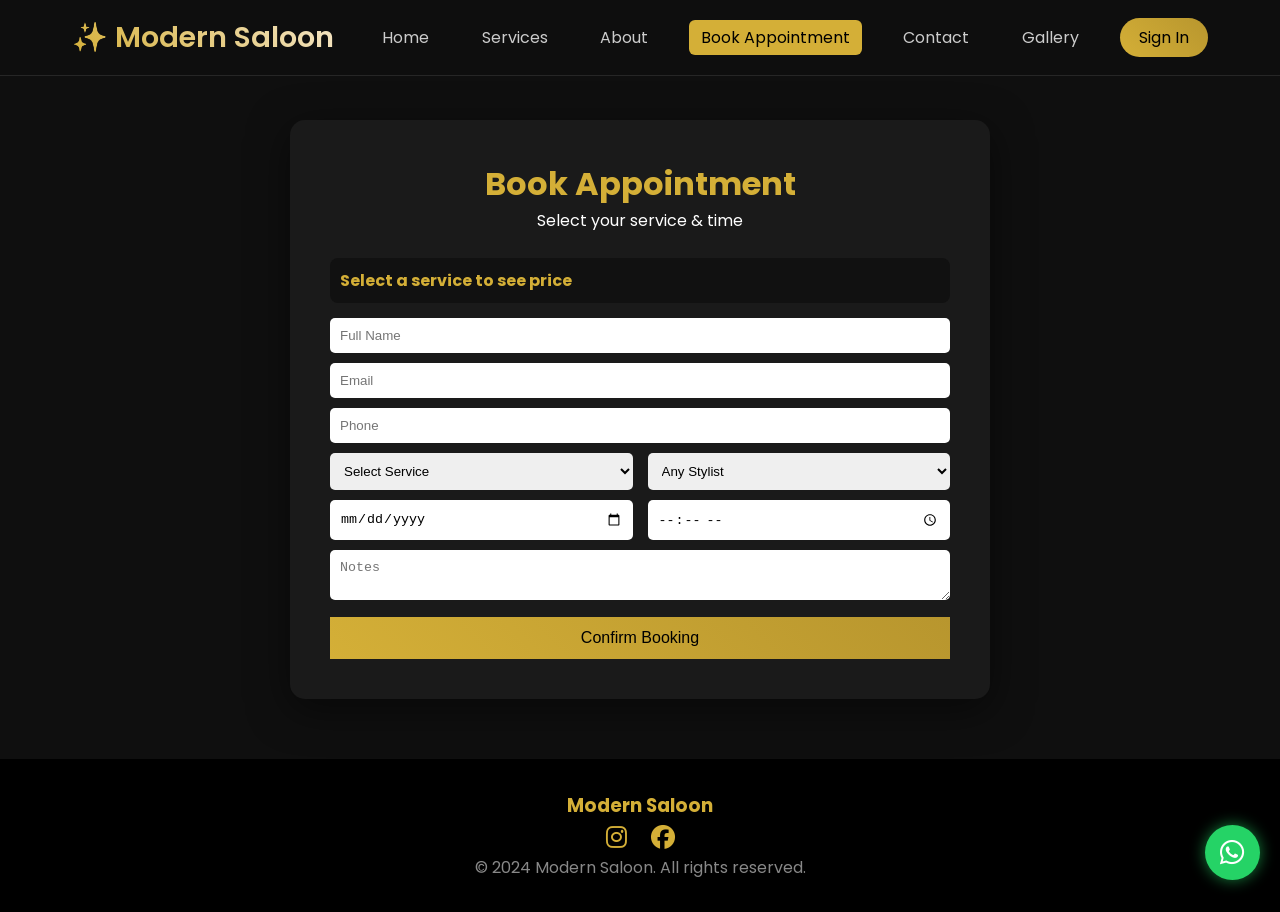
<file: booking.html>
<!DOCTYPE html>
<html lang="en">
<head>
<meta charset="UTF-8">
<meta name="viewport" content="width=device-width, initial-scale=1.0">
<!-- Font Awesome for icons -->
<link rel="stylesheet" href="https://cdnjs.cloudflare.com/ajax/libs/font-awesome/6.5.0/css/all.min.css">

<link href="https://fonts.googleapis.com/css2?family=Poppins:wght@300;400;600&display=swap" rel="stylesheet">
<link rel="stylesheet" href="https://cdnjs.cloudflare.com/ajax/libs/font-awesome/6.5.0/css/all.min.css">
<title>Book Appointment - Modern Saloon</title>

<style>
* {
    margin: 0;
    padding: 0;
    box-sizing: border-box;
}

body {
    font-family: 'Poppins', sans-serif;
    background: #0f0f0f;
    color: #fff;
}

/* FOOTER */
footer {
    background: #000;
    text-align: center;
    padding: 2rem;
    color: #888;
}

.social-icons a {
    margin: 0 10px;
    color: #d4af37;
    font-size: 1.5rem;
}



/* ✨ GLASS NAVBAR */
header {
    position: fixed;
    width: 100%;
    top: 0;
    z-index: 1000;
    backdrop-filter: blur(15px);
    background: rgba(15, 15, 15, 0.5);
    border-bottom: 1px solid rgba(255,255,255,0.1);
    transition: 0.3s;
}

/* SHRINK */
header.shrink {
    background: rgba(0,0,0,0.8);
}

nav {
    max-width: 1200px;
    margin: auto;
    display: flex;
    justify-content: space-between;
    align-items: center;
    padding: 1rem 2rem;
    transition: 0.3s;
}

header.shrink nav {
    padding: 0.5rem 2rem;
}

/* LOGO */
.logo {
    font-size: 1.8rem;
    font-weight: 600;
    background: linear-gradient(45deg, #d4af37, #f5e6c8);
    -webkit-background-clip: text;
    -webkit-text-fill-color: transparent;
}

.whatsapp-float {
    position: fixed;
    bottom: 20px;
    right: 20px;
    background: #25D366;
    color: white;
    font-size: 28px;
    width: 55px;
    height: 55px;
    border-radius: 50%;
    display: flex;
    align-items: center;
    justify-content: center;
    text-decoration: none;
    box-shadow: 0 0 15px rgba(37,211,102,0.6);
    z-index: 1000;
    transition: 0.3s;
}

.whatsapp-float:hover {
    transform: scale(1.1);
    box-shadow: 0 0 25px rgba(37,211,102,1);
}

/* NAV LINKS */
nav ul {
    list-style: none;
    display: flex;
    gap: 1.8rem;
}

/* ✨ HOVER BOX */
nav a {
    position: relative;
    color: #ccc;
    text-decoration: none;
    padding: 6px 12px;
    border-radius: 6px;
    z-index: 1;
    transition: color 0.3s;
}

nav a::before {
    content: "";
    position: absolute;
    inset: 0;
    background: #d4af37;
    border-radius: 6px;
    transform: scaleX(0);
    transform-origin: left;
    transition: transform 0.3s ease;
    z-index: -1;
}

nav a:hover::before {
    transform: scaleX(1);
}

nav a:hover {
    color: black;
}

/* ✨ ACTIVE PAGE */
nav a.active {
    background: #d4af37;
    color: black;
}

/* BUTTON */
.btn {
    background: linear-gradient(45deg, #d4af37, #b8962e);
    color: black !important;
    padding: 0.5rem 1.2rem;
    border-radius: 25px;
}

/* MOBILE MENU */
.menu-toggle {
    display: none;
    font-size: 1.8rem;
    cursor: pointer;
    color: #d4af37;
}

/* BOOKING FORM */
.container {
    max-width: 700px;
    margin: 120px auto 60px; /* space for fixed header */
    background: #1a1a1a;
    padding: 40px;
    border-radius: 15px;
    box-shadow: 0 10px 40px rgba(0,0,0,0.5);
}

.header-text {
    text-align: center;
    margin-bottom: 25px;
}

.header-text h1 {
    color: #d4af37;
}

.form-group {
    margin-bottom: 15px;
}

label {
    display: block;
    margin-bottom: 5px;
}

input, select, textarea {
    width: 100%;
    padding: 10px;
    border-radius: 5px;
    border: none;
    margin-bottom: 10px;
}

.form-row {
    display: grid;
    grid-template-columns: 1fr 1fr;
    gap: 15px;
}

/* PRICE DISPLAY */
.price-box {
    background: #111;
    padding: 10px;
    border-radius: 8px;
    margin-bottom: 15px;
    color: #d4af37;
    font-weight: bold;
}

/* BUTTON */
button {
    width: 100%;
    padding: 12px;
    background: linear-gradient(45deg, #d4af37, #b8962e);
    color: black;
    border: none;
    font-size: 16px;
    cursor: pointer;
}

/* SUCCESS */
.success {
    display: none;
    background: green;
    padding: 10px;
    margin-top: 10px;
    text-align: center;
    border-radius: 5px;
}

/* MOBILE */
@media (max-width: 768px) {
    .menu-toggle {
        display: block;
    }

    nav ul {
        position: absolute;
        top: 70px;
        left: -100%;
        width: 100%;
        background: #111;
        flex-direction: column;
        padding: 2rem;
        transition: 0.3s;
    }

    nav ul.active {
        left: 0;
    }

    .form-row {
        grid-template-columns: 1fr;
    }
}
</style>
</head>

<body>

<header id="header">
<nav>
    <div class="logo">✨ Modern Saloon</div>
    <div class="menu-toggle" id="menu-toggle">☰</div>

    <ul id="nav-links">
        <li><a href="index.html">Home</a></li>
        <li><a href="service.html">Services</a></li>
        <li><a href="about.html">About</a></li>
        <li><a href="booking.html" class="active">Book Appointment</a></li>
        <li><a href="contact.html">Contact</a></li>
        <li><a href="gallery.html">Gallery</a></li>
        <li><a href="SignIn.html" class="btn">Sign In</a></li>
    </ul>
</nav>
</header>

<div class="container">
    <div class="header-text">
        <h1>Book Appointment</h1>
        <p>Select your service & time</p>
    </div>

    <div class="price-box" id="priceBox">Select a service to see price</div>

    <form id="bookingForm">
        <input type="text" placeholder="Full Name" required>
        <input type="email" placeholder="Email" required>
        <input type="tel" placeholder="Phone" required>

        <div class="form-row">
            <select id="service" required>
                <option value="">Select Service</option>
                <option value="200">Haircut - ₹200</option>
                <option value="800">Hair Coloring - ₹800</option>
                <option value="500">Facial - ₹500</option>
                <option value="1000">Massage - ₹1000</option>
            </select>

            <select>
                <option>Any Stylist</option>
                <option>John</option>
                <option>Emma</option>
                <option>Sophia</option>
            </select>
        </div>

        <div class="form-row">
            <input type="date" id="date" required>
            <input type="time" required>
        </div>

        <textarea placeholder="Notes"></textarea>

        <button type="submit">Confirm Booking</button>
    </form>

    <div class="success" id="successMsg">
        ✅ Appointment Booked Successfully!
    </div>
</div>

<!-- WhatsApp Floating Button -->
<a href="https://wa.me/919876543210?text=Hello%20I%20want%20to%20book%20an%20appointment%20at%20Modern%20Saloon"
   class="whatsapp-float" target="_blank">
    <i class="fab fa-whatsapp"></i>
</a>

<!-- FOOTER -->
<footer>
<h3 style="color:#d4af37;">Modern Saloon</h3>

<div class="social-icons">
<a href="#"><i class="fab fa-instagram"></i></a>
<a href="#"><i class="fab fa-facebook"></i></a>
</div>

<p>&copy; 2024 Modern Saloon. All rights reserved.</p>
</footer>


<script>
// MOBILE MENU
const toggle = document.getElementById("menu-toggle");
const navLinks = document.getElementById("nav-links");

toggle.addEventListener("click", () => {
    navLinks.classList.toggle("active");
});

// SHRINK HEADER
const header = document.getElementById("header");

window.addEventListener("scroll", () => {
    if (window.scrollY > 50) {
        header.classList.add("shrink");
    } else {
        header.classList.remove("shrink");
    }
});

// PRICE UPDATE
const service = document.getElementById("service");
const priceBox = document.getElementById("priceBox");

service.addEventListener("change", () => {
    if(service.value){
        priceBox.innerText = "Total Price: ₹" + service.value;
    } else {
        priceBox.innerText = "Select a service to see price";
    }
});

// DATE LIMIT
const today = new Date().toISOString().split("T")[0];
document.getElementById("date").setAttribute("min", today);

// FORM SUCCESS
document.getElementById("bookingForm").addEventListener("submit", function(e){
    e.preventDefault();
    document.getElementById("successMsg").style.display = "block";
});
</script>

</body>
</html>
</file>
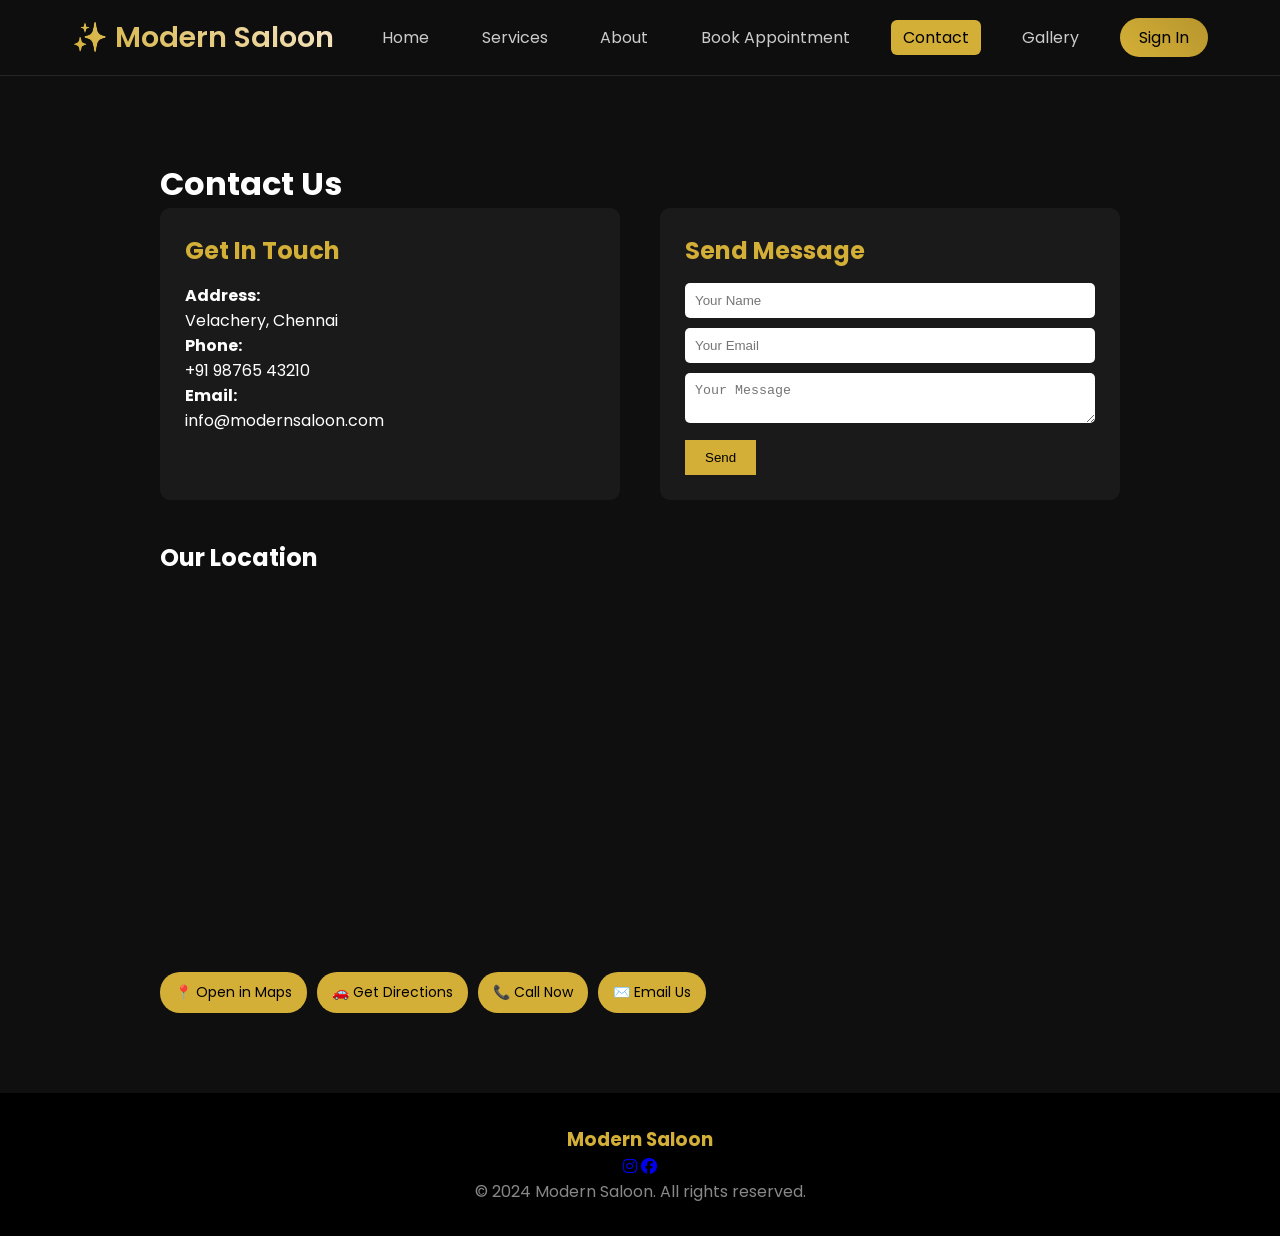
<file: contact.html>
<!DOCTYPE html>
<html lang="en">
<head>
<meta charset="UTF-8">
<meta name="viewport" content="width=device-width, initial-scale=1.0">

<link href="https://fonts.googleapis.com/css2?family=Poppins:wght@300;400;600&display=swap" rel="stylesheet">
<!-- Font Awesome for icons -->
<link rel="stylesheet" href="https://cdnjs.cloudflare.com/ajax/libs/font-awesome/6.5.0/css/all.min.css">

<title>Contact - Modern Saloon</title>

<style>
* {
    margin: 0;
    padding: 0;
    box-sizing: border-box;
}

body {
    font-family: 'Poppins', sans-serif;
    background: #0f0f0f;
    color: #fff;
}

/* ✨ UPDATED HEADER (FROM INDEX) */
header {
    position: fixed;
    width: 100%;
    top: 0;
    z-index: 1000;
    backdrop-filter: blur(15px);
    background: rgba(15, 15, 15, 0.5);
    border-bottom: 1px solid rgba(255,255,255,0.1);
    transition: 0.3s;
}

header.shrink {
    background: rgba(0,0,0,0.85);
}

nav {
    max-width: 1200px;
    margin: auto;
    display: flex;
    justify-content: space-between;
    align-items: center;
    padding: 1rem 2rem;
    transition: 0.3s;
}

header.shrink nav {
    padding: 0.5rem 2rem;
}

.logo {
    font-size: 1.8rem;
    font-weight: 600;
    background: linear-gradient(45deg, #d4af37, #f5e6c8);
    -webkit-background-clip: text;
    -webkit-text-fill-color: transparent;
}

/* NAV LINKS */
nav ul {
    list-style: none;
    display: flex;
    gap: 1.8rem;
}

/* ✨ HOVER BOX EFFECT */
nav a {
    position: relative;
    color: #ccc;
    text-decoration: none;
    padding: 6px 12px;
    border-radius: 6px;
    z-index: 1;
    transition: color 0.3s;
}

nav a::before {
    content: "";
    position: absolute;
    inset: 0;
    background: #d4af37;
    border-radius: 6px;
    transform: scaleX(0);
    transform-origin: left;
    transition: transform 0.3s ease;
    z-index: -1;
}

nav a:hover::before {
    transform: scaleX(1);
}

nav a:hover {
    color: black;
}

/* ACTIVE PAGE */
nav a.active {
    background: #d4af37;
    color: black;
}

/* BUTTON */
.btn {
    background: linear-gradient(45deg, #d4af37, #b8962e);
    color: black !important;
    padding: 0.5rem 1.2rem;
    border-radius: 25px;
}

/* MOBILE */
.menu-toggle {
    display: none;
    font-size: 1.8rem;
    cursor: pointer;
    color: #d4af37;
}

/* CONTACT */
.container {
    max-width: 1000px;
    margin: 120px auto 40px; /* space for fixed header */
    padding: 40px 20px;
}

.contact-section {
    display: grid;
    grid-template-columns: 1fr 1fr;
    gap: 40px;
}

.info-block {
    background: #1a1a1a;
    padding: 25px;
    border-radius: 10px;
}

.info-block h2 {
    color: #d4af37;
    margin-bottom: 15px;
}

input, textarea {
    width: 100%;
    padding: 10px;
    margin-bottom: 10px;
    border-radius: 5px;
    border: none;
}

button {
    background: #d4af37;
    color: black;
    padding: 10px 20px;
    border: none;
    cursor: pointer;
}

/* MAP */
.map-container {
    margin-top: 30px;
}

.map-buttons {
    margin-top: 10px;
    display: flex;
    gap: 10px;
    flex-wrap: wrap;
}

.map-buttons a {
    text-decoration: none;
    padding: 10px 15px;
    background: #d4af37;
    color: black;
    border-radius: 20px;
    font-size: 14px;
    transition: 0.3s;
}

.map-buttons a:hover {
    background: #fff;
}

/* FOOTER */
footer {
    background: #000;
    text-align: center;
    padding: 2rem;
    color: #888;
    margin-top: 40px;
}

/* MOBILE */
@media (max-width: 768px) {
    .menu-toggle {
        display: block;
    }

    nav ul {
        position: absolute;
        top: 70px;
        left: -100%;
        width: 100%;
        background: #111;
        flex-direction: column;
        padding: 2rem;
        transition: 0.3s;
    }

    nav ul.active {
        left: 0;
    }

    .contact-section {
        grid-template-columns: 1fr;
    }
}
</style>
</head>

<body>

<header id="header">
<nav>
    <div class="logo">✨ Modern Saloon</div>
    <div class="menu-toggle" id="menu-toggle">☰</div>

    <ul id="nav-links">
        <li><a href="index.html">Home</a></li>
        <li><a href="service.html">Services</a></li>
        <li><a href="about.html">About</a></li>
        <li><a href="booking.html">Book Appointment</a></li>
        <li><a href="contact.html" class="active">Contact</a></li>
        <li><a href="gallery.html">Gallery</a></li>
        <li><a href="SignIn.html" class="btn">Sign In</a></li>
    </ul>
</nav>
</header>

<!-- KEEP YOUR ORIGINAL CONTENT SAME -->
<div class="container">
    <h1>Contact Us</h1>

    <div class="contact-section">
        <div class="info-block">
            <h2>Get In Touch</h2>
            <p><strong>Address:</strong><br>Velachery, Chennai</p>
            <p><strong>Phone:</strong><br>+91 98765 43210</p>
            <p><strong>Email:</strong><br>info@modernsaloon.com</p>
        </div>

        <div class="info-block">
            <h2>Send Message</h2>
            <form>
                <input type="text" placeholder="Your Name" required>
                <input type="email" placeholder="Your Email" required>
                <textarea placeholder="Your Message" required></textarea>
                <button type="submit">Send</button>
            </form>
        </div>
    </div>

    <h2 style="margin-top:40px;">Our Location</h2>

    <div class="map-container">
        <iframe 
            src="https://www.google.com/maps?q=Velachery,Chennai&output=embed"
            width="100%" 
            height="350" 
            style="border:0; border-radius:10px;" 
            loading="lazy">
        </iframe>

        <div class="map-buttons">
            <a href="https://www.google.com/maps?q=Velachery,Chennai" target="_blank">📍 Open in Maps</a>
            <a href="https://www.google.com/maps/dir/?api=1&destination=Velachery,Chennai" target="_blank">🚗 Get Directions</a>
            <a href="tel:+919876543210">📞 Call Now</a>
            <a href="mailto:info@modernsaloon.com">✉️ Email Us</a>
        </div>
    </div>
</div>

<footer>

<h3 style="color:#d4af37;">Modern Saloon</h3>

<div class="social-icons">
<a href="#"><i class="fab fa-instagram"></i></a>
<a href="#"><i class="fab fa-facebook"></i></a>
</div>

    <p>&copy; 2024 Modern Saloon. All rights reserved.</p>
</footer>

<script>
// MOBILE MENU
const toggle = document.getElementById("menu-toggle");
const navLinks = document.getElementById("nav-links");

toggle.addEventListener("click", () => {
    navLinks.classList.toggle("active");
});

// SHRINK HEADER
const header = document.getElementById("header");

window.addEventListener("scroll", () => {
    if (window.scrollY > 50) {
        header.classList.add("shrink");
    } else {
        header.classList.remove("shrink");
    }
});
</script>

</body>
</html>
</file>
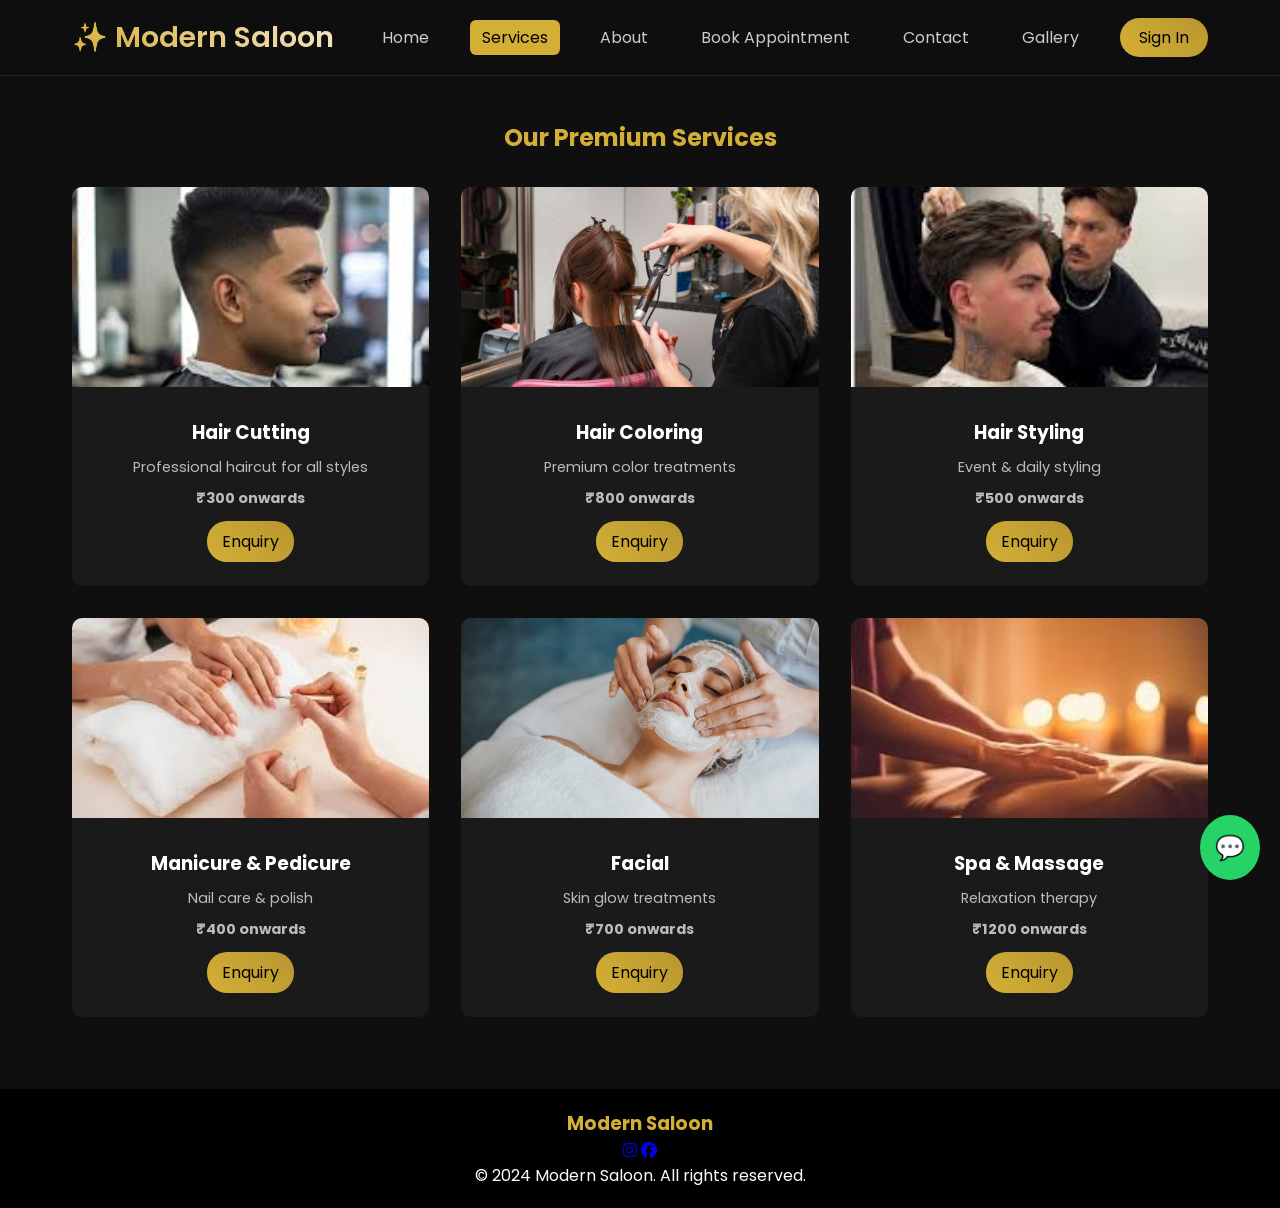
<file: service.html>
<!DOCTYPE html>
<html lang="en">
<head>
<meta charset="UTF-8">
<meta name="viewport" content="width=device-width, initial-scale=1.0">

<link href="https://fonts.googleapis.com/css2?family=Poppins:wght@300;400;600&display=swap" rel="stylesheet">
<!-- Font Awesome for icons -->
<link rel="stylesheet" href="https://cdnjs.cloudflare.com/ajax/libs/font-awesome/6.5.0/css/all.min.css">

<title>Our Services - Modern Saloon</title>

<style>

/* RESET */
* {
    margin: 0;
    padding: 0;
    box-sizing: border-box;
}

body {
    font-family: 'Poppins', sans-serif;
    background: #0f0f0f;
    color: #fff;
}

/* ✨ GLASS NAVBAR */
header {
    position: fixed;
    width: 100%;
    top: 0;
    z-index: 1000;
    backdrop-filter: blur(15px);
    background: rgba(15, 15, 15, 0.5);
    border-bottom: 1px solid rgba(255,255,255,0.1);
    transition: 0.3s;
}

/* SHRINK */
header.shrink {
    background: rgba(0,0,0,0.8);
}

nav {
    max-width: 1200px;
    margin: auto;
    display: flex;
    justify-content: space-between;
    align-items: center;
    padding: 1rem 2rem;
    transition: 0.3s;
}

header.shrink nav {
    padding: 0.5rem 2rem;
}

/* LOGO */
.logo {
    font-size: 1.8rem;
    font-weight: 600;
    background: linear-gradient(45deg, #d4af37, #f5e6c8);
    -webkit-background-clip: text;
    -webkit-text-fill-color: transparent;
}

/* NAV LINKS */
nav ul {
    list-style: none;
    display: flex;
    gap: 1.8rem;
}

/* ✨ HOVER BOX */
nav a {
    position: relative;
    color: #ccc;
    text-decoration: none;
    padding: 6px 12px;
    border-radius: 6px;
    z-index: 1;
    transition: color 0.3s;
}

nav a::before {
    content: "";
    position: absolute;
    inset: 0;
    background: #d4af37;
    border-radius: 6px;
    transform: scaleX(0);
    transform-origin: left;
    transition: transform 0.3s ease;
    z-index: -1;
}

nav a:hover::before {
    transform: scaleX(1);
}

nav a:hover {
    color: black;
}

/* ✨ ACTIVE PAGE */
nav a.active {
    background: #d4af37;
    color: black;
}

/* BUTTON */
.btn {
    background: linear-gradient(45deg, #d4af37, #b8962e);
    color: black !important;
    padding: 0.5rem 1.2rem;
    border-radius: 25px;
}

/* MOBILE */
.menu-toggle {
    display: none;
    font-size: 1.8rem;
    cursor: pointer;
    color: #d4af37;
}

@media (max-width: 768px) {
    .menu-toggle {
        display: block;
    }

    nav ul {
        position: absolute;
        top: 70px;
        left: -100%;
        width: 100%;
        background: #111;
        flex-direction: column;
        padding: 2rem;
        gap: 1.5rem;
        transition: 0.3s;
    }

    nav ul.active {
        left: 0;
    }
}

/* TITLE */
.title {
    text-align: center;
    margin-top: 120px;
    color: #d4af37;
}

/* SERVICES */
.services-container {
    max-width: 1200px;
    margin: auto;
    padding: 2rem;
}

.services-grid {
    display: grid;
    grid-template-columns: repeat(auto-fit, minmax(300px, 1fr));
    gap: 2rem;
}

.service-card {
    background: #1a1a1a;
    border-radius: 10px;
    overflow: hidden;
    transition: 0.3s;
}

.service-card:hover {
    transform: translateY(-8px);
    box-shadow: 0 10px 30px rgba(212,175,55,0.2);
}

.service-card img {
    width: 100%;
    height: 200px;
    object-fit: cover;
}

.service-content {
    padding: 1.5rem;
    text-align: center;
}

.service-content h3 {
    margin-bottom: 10px;
}

.service-content p {
    color: #bbb;
    font-size: 0.9rem;
}

.price {
    color: #d4af37;
    font-weight: bold;
    margin-top: 10px;
}

/* BUTTON */
.enquiry-btn {
    display: inline-block;
    margin-top: 12px;
    padding: 8px 15px;
    background: linear-gradient(45deg, #d4af37, #b8962e);
    color: black;
    border-radius: 20px;
    text-decoration: none;
}

/* WHATSAPP */
.whatsapp-float {
    position: fixed;
    bottom: 20px;
    right: 20px;
    background: #25D366;
    color: white;
    font-size: 24px;
    padding: 15px;
    border-radius: 50%;
    text-decoration: none;
}

/* FOOTER */
footer {
    background: #000;
    text-align: center;
    padding: 20px;
    margin-top: 40px;
}

</style>
</head>

<body>

<header id="header">
<nav>
    <div class="logo">✨ Modern Saloon</div>
    <div class="menu-toggle" id="menu-toggle">☰</div>

    <ul id="nav-links">
        <li><a href="index.html">Home</a></li>
        <li><a href="service.html" class="active">Services</a></li>
        <li><a href="about.html">About</a></li>
        <li><a href="booking.html">Book Appointment</a></li>
        <li><a href="contact.html">Contact</a></li>
        <li><a href="gallery.html">Gallery</a></li>
        <li><a href="SignIn.html" class="btn">Sign In</a></li>
    </ul>
</nav>
</header>

<h2 class="title">Our Premium Services</h2>

<div class="services-container">
<div class="services-grid">

<div class="service-card">
<img src="haircut.jfif">
<div class="service-content">
<h3>Hair Cutting</h3>
<p>Professional haircut for all styles</p>
<p class="price">₹300 onwards</p>
<a href="booking.html" class="enquiry-btn">Enquiry</a>
</div>
</div>

<div class="service-card">
<img src="image4.jpg">
<div class="service-content">
<h3>Hair Coloring</h3>
<p>Premium color treatments</p>
<p class="price">₹800 onwards</p>
<a href="booking.html" class="enquiry-btn">Enquiry</a>
</div>
</div>

<div class="service-card">
<img src="hairstyling.jfif">
<div class="service-content">
<h3>Hair Styling</h3>
<p>Event & daily styling</p>
<p class="price">₹500 onwards</p>
<a href="booking.html" class="enquiry-btn">Enquiry</a>
</div>
</div>

<div class="service-card">
<img src="manicure.jfif">
<div class="service-content">
<h3>Manicure & Pedicure</h3>
<p>Nail care & polish</p>
<p class="price">₹400 onwards</p>
<a href="booking.html" class="enquiry-btn">Enquiry</a>
</div>
</div>

<div class="service-card">
<img src="image5.jpg">
<div class="service-content">
<h3>Facial</h3>
<p>Skin glow treatments</p>
<p class="price">₹700 onwards</p>
<a href="booking.html" class="enquiry-btn">Enquiry</a>
</div>
</div>

<div class="service-card">
<img src="spaandmassage.jfif">
<div class="service-content">
<h3>Spa & Massage</h3>
<p>Relaxation therapy</p>
<p class="price">₹1200 onwards</p>
<a href="booking.html" class="enquiry-btn">Enquiry</a>
</div>
</div>

</div>
</div>

<footer>

<h3 style="color:#d4af37;">Modern Saloon</h3>

<div class="social-icons">
<a href="#"><i class="fab fa-instagram"></i></a>
<a href="#"><i class="fab fa-facebook"></i></a>
</div>


<p>&copy; 2024 Modern Saloon. All rights reserved.</p>
</footer>

<a href="https://wa.me/917708392741?text=Hello%20I%20want%20to%20book%20a%20service" 
class="whatsapp-float" target="_blank">💬</a>

<script>
// MOBILE MENU
const toggle = document.getElementById("menu-toggle");
const navLinks = document.getElementById("nav-links");

toggle.addEventListener("click", () => {
    navLinks.classList.toggle("active");
});

// SHRINK HEADER
const header = document.getElementById("header");

window.addEventListener("scroll", () => {
    if (window.scrollY > 50) {
        header.classList.add("shrink");
    } else {
        header.classList.remove("shrink");
    }
});
</script>

</body>
</html>
</file>
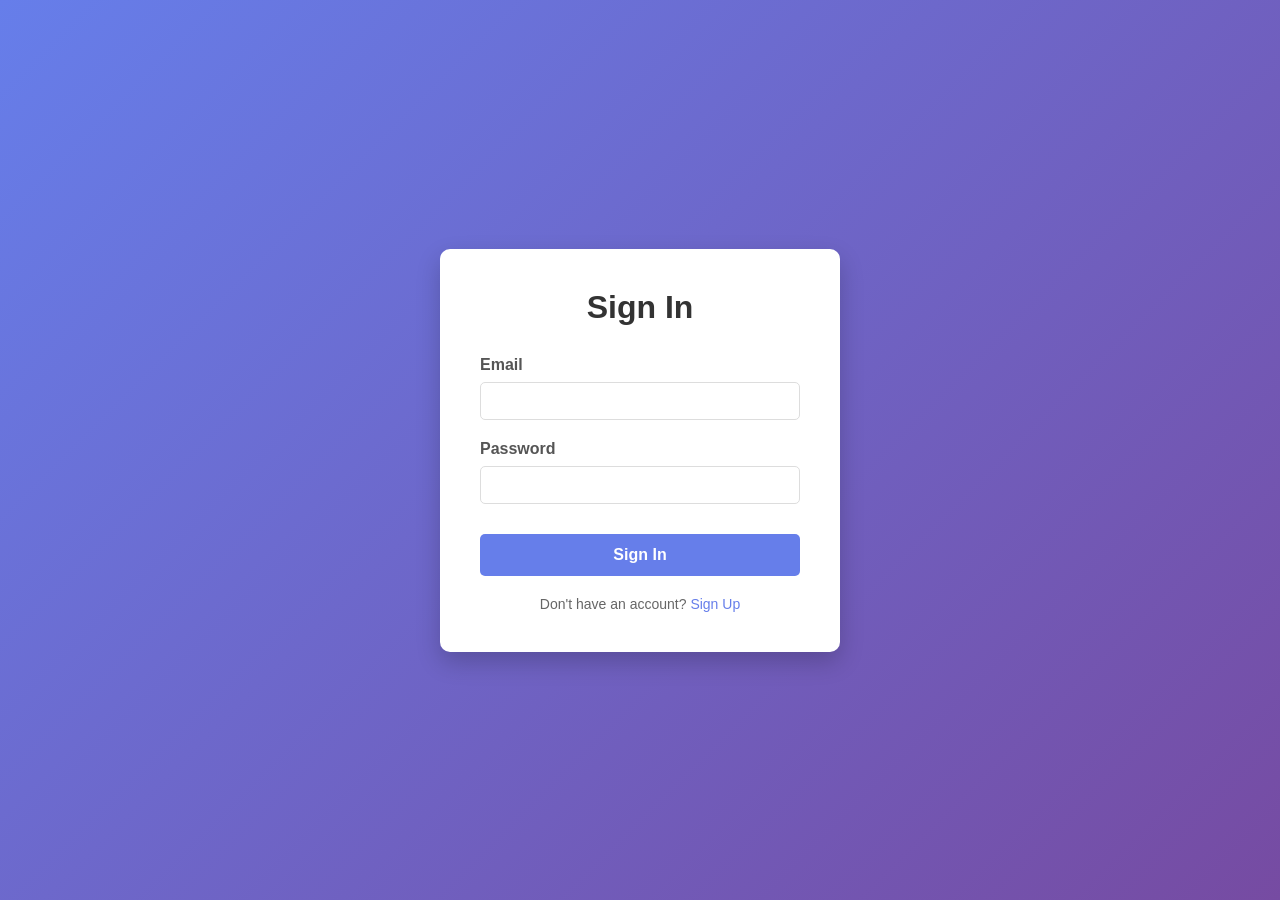
<file: SignIn.html>
<!DOCTYPE html>
<html lang="en">
<head>
    <meta charset="UTF-8">
    <meta name="viewport" content="width=device-width, initial-scale=1.0">
    <link rel="stylesheet" href="style.css">
<link href="https://fonts.googleapis.com/css2?family=Poppins:wght@300;400;600&display=swap" rel="stylesheet">
    <title>Sign In - Saloon</title>
    <style>
        * {
            margin: 0;
            padding: 0;
            box-sizing: border-box;
        }
        
        body {
            font-family: Arial, sans-serif;
            background: linear-gradient(135deg, #667eea 0%, #764ba2 100%);
            display: flex;
            justify-content: center;
            align-items: center;
            height: 100vh;
        }
        
        .container {
            background: white;
            padding: 40px;
            border-radius: 10px;
            box-shadow: 0 10px 25px rgba(0, 0, 0, 0.2);
            width: 100%;
            max-width: 400px;
        }
        
        h1 {
            text-align: center;
            color: #333;
            margin-bottom: 30px;
        }
        
        .form-group {
            margin-bottom: 20px;
        }
        
        label {
            display: block;
            margin-bottom: 8px;
            color: #555;
            font-weight: bold;
        }
        
        input {
            width: 100%;
            padding: 10px;
            border: 1px solid #ddd;
            border-radius: 5px;
            font-size: 14px;
        }
        
        input:focus {
            outline: none;
            border-color: #667eea;
        }
        
        button {
            width: 100%;
            padding: 12px;
            background: #667eea;
            color: white;
            border: none;
            border-radius: 5px;
            font-size: 16px;
            font-weight: bold;
            cursor: pointer;
            margin-top: 10px;
        }
        
        button:hover {
            background: #764ba2;
        }
        
        .footer-text {
            text-align: center;
            margin-top: 20px;
            font-size: 14px;
            color: #666;
        }
        
        a {
            color: #667eea;
            text-decoration: none;
        }
    </style>
</head>
<body>
    <div class="container">
        <h1>Sign In</h1>
        <form>
            <div class="form-group">
                <label for="email">Email</label>
                <input type="email" id="email" name="email" required>
            </div>
            
            <div class="form-group">
                <label for="password">Password</label>
                <input type="password" id="password" name="password" required>
            </div>
            
            <button type="submit">Sign In</button>
        </form>
        
        <div class="footer-text">
            Don't have an account? <a href="signup.html">Sign Up</a>
        </div>
    </div>
</body>
</html>
</file>
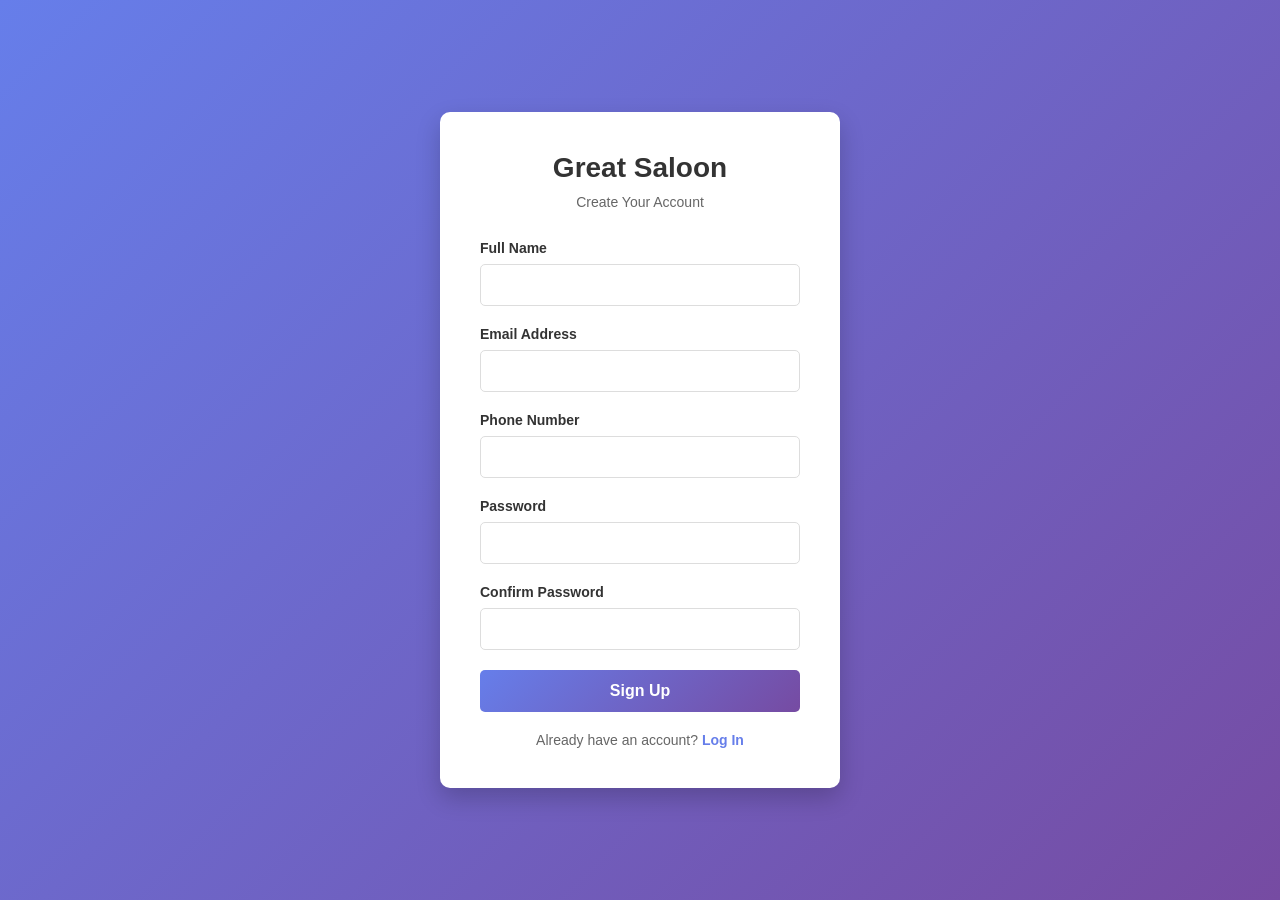
<file: signup.html>
<!DOCTYPE html>
<html lang="en">
<head>
    <meta charset="UTF-8">
    <meta name="viewport" content="width=device-width, initial-scale=1.0">
    <link rel="stylesheet" href="style.css">
<link href="https://fonts.googleapis.com/css2?family=Poppins:wght@300;400;600&display=swap" rel="stylesheet">
    <title>Sign Up - Great Saloon</title>
    <style>
        * {
            margin: 0;
            padding: 0;
            box-sizing: border-box;
        }
        
        body {
            font-family: 'Arial', sans-serif;
            background: linear-gradient(135deg, #667eea 0%, #764ba2 100%);
            min-height: 100vh;
            display: flex;
            justify-content: center;
            align-items: center;
            padding: 20px;
        }
        
        .container {
            background: white;
            border-radius: 10px;
            box-shadow: 0 10px 25px rgba(0, 0, 0, 0.2);
            width: 100%;
            max-width: 400px;
            padding: 40px;
        }
        
        h1 {
            text-align: center;
            color: #333;
            margin-bottom: 10px;
            font-size: 28px;
        }
        
        .subtitle {
            text-align: center;
            color: #666;
            margin-bottom: 30px;
            font-size: 14px;
        }
        
        .form-group {
            margin-bottom: 20px;
        }
        
        label {
            display: block;
            margin-bottom: 8px;
            color: #333;
            font-weight: bold;
            font-size: 14px;
        }
        
        input, select {
            width: 100%;
            padding: 12px;
            border: 1px solid #ddd;
            border-radius: 5px;
            font-size: 14px;
            transition: border-color 0.3s;
        }
        
        input:focus, select:focus {
            outline: none;
            border-color: #667eea;
        }
        
        button {
            width: 100%;
            padding: 12px;
            background: linear-gradient(135deg, #667eea 0%, #764ba2 100%);
            color: white;
            border: none;
            border-radius: 5px;
            font-size: 16px;
            font-weight: bold;
            cursor: pointer;
            transition: transform 0.2s;
        }
        
        button:hover {
            transform: scale(1.02);
        }
        
        .login-link {
            text-align: center;
            margin-top: 20px;
            color: #666;
            font-size: 14px;
        }
        
        .login-link a {
            color: #667eea;
            text-decoration: none;
            font-weight: bold;
        }
    </style>
</head>
<body>
    <div class="container">
        <h1>Great Saloon</h1>
        <p class="subtitle">Create Your Account</p>
        
        <form>
            <div class="form-group">
                <label for="fullname">Full Name</label>
                <input type="text" id="fullname" name="fullname" required>
            </div>
            
            <div class="form-group">
                <label for="email">Email Address</label>
                <input type="email" id="email" name="email" required>
            </div>
            
            <div class="form-group">
                <label for="phone">Phone Number</label>
                <input type="tel" id="phone" name="phone" required>
            </div>
            
            <div class="form-group">
                <label for="password">Password</label>
                <input type="password" id="password" name="password" required>
            </div>
            
            <div class="form-group">
                <label for="confirm">Confirm Password</label>
                <input type="password" id="confirm" name="confirm" required>
            </div>
            
            <button type="submit">Sign Up</button>
        </form>
        
        <div class="login-link">
            Already have an account? <a href="SignIn.html">Log In</a>
        </div>
    </div>
</body>
</html>
</file>
<file: style.css>
/* ================= RESET ================= */
* {
    margin: 0;
    padding: 0;
    box-sizing: border-box;
}

body {
    font-family: 'Poppins', sans-serif;
    background: #0f0f0f;
    color: #fff;
    scroll-behavior: smooth;
}

/* ================= HEADER ================= */
header {
    position: sticky;
    top: 0;
    z-index: 1000;
    backdrop-filter: blur(12px);
    background: rgba(0, 0, 0, 0.6);
    border-bottom: 1px solid rgba(255,255,255,0.1);
}

/* ================= NAVBAR ================= */
nav {
    max-width: 1200px;
    margin: auto;
    display: flex;
    justify-content: space-between;
    align-items: center;
    padding: 1.2rem 2rem;
    position: relative;
}

/* LOGO */
.logo {
    font-size: 1.8rem;
    font-weight: 600;
    background: linear-gradient(45deg, #d4af37, #f5e6c8);
    -webkit-background-clip: text;
    -webkit-text-fill-color: transparent;
}

/* NAV LINKS */
nav ul {
    display: flex;
    list-style: none;
    gap: 1.5rem;
    align-items: center;
}

nav a {
    text-decoration: none;
    color: #bbb;
    font-size: 0.95rem;
    position: relative;
    transition: 0.3s;
}

/* UNDERLINE ANIMATION */
nav a::after {
    content: "";
    position: absolute;
    width: 0%;
    height: 2px;
    left: 0;
    bottom: -5px;
    background: #d4af37;
    transition: 0.3s;
}

nav a:hover::after {
    width: 100%;
}

nav a:hover {
    color: #fff;
}

/* BUTTON */
.btn {
    background: linear-gradient(45deg, #d4af37, #b8962e);
    color: black !important;
    padding: 0.5rem 1.3rem;
    border-radius: 25px;
    font-weight: 500;
    transition: 0.3s;
    text-decoration: none;
}

.btn:hover {
    transform: scale(1.05);
    box-shadow: 0 0 15px #d4af37;
}

/* ================= HERO ================= */
.hero {
    background: linear-gradient(rgba(0,0,0,0.7), rgba(0,0,0,0.8)),
                url('background.jpg') center/cover no-repeat;
    text-align: center;
    padding: 9rem 2rem;
}

.hero h1 {
    font-size: 3.5rem;
    background: linear-gradient(45deg, #fff, #d4af37);
    -webkit-background-clip: text;
    -webkit-text-fill-color: transparent;
}

.hero p {
    color: #ccc;
    margin: 1rem 0 2rem;
}

/* ================= CONTAINER ================= */
.container {
    max-width: 1200px;
    margin: auto;
    padding: 3rem 2rem;
}

/* ================= SERVICES ================= */
.services {
    display: grid;
    grid-template-columns: repeat(auto-fit, minmax(250px, 1fr));
    gap: 2rem;
}

.service-card {
    background: #1a1a1a;
    padding: 2rem;
    border-radius: 15px;
    text-align: center;
    transition: 0.3s;
    border: 1px solid rgba(255,255,255,0.05);
}

.service-card:hover {
    transform: translateY(-10px);
    box-shadow: 0 10px 30px rgba(212,175,55,0.2);
}

/* ================= FOOTER ================= */
footer {
    background: #000;
    text-align: center;
    padding: 2rem;
    color: #888;
}


    /* SLIDE IN */
    nav ul.active {
        left: 0;
    }

    nav ul li {
        text-align: center;
    }

    .hero {
        padding: 6rem 1rem;
    }

    .hero h1 {
        font-size: 2.2rem;
    }

    .hero p {
        font-size: 0.9rem;
    }

    .btn {
        padding: 0.6rem 1rem;
        font-size: 0.9rem;
    }

    .container {
        padding: 2rem 1rem;
    }

    .services {
        grid-template-columns: 1fr;
    }
}
</file>
